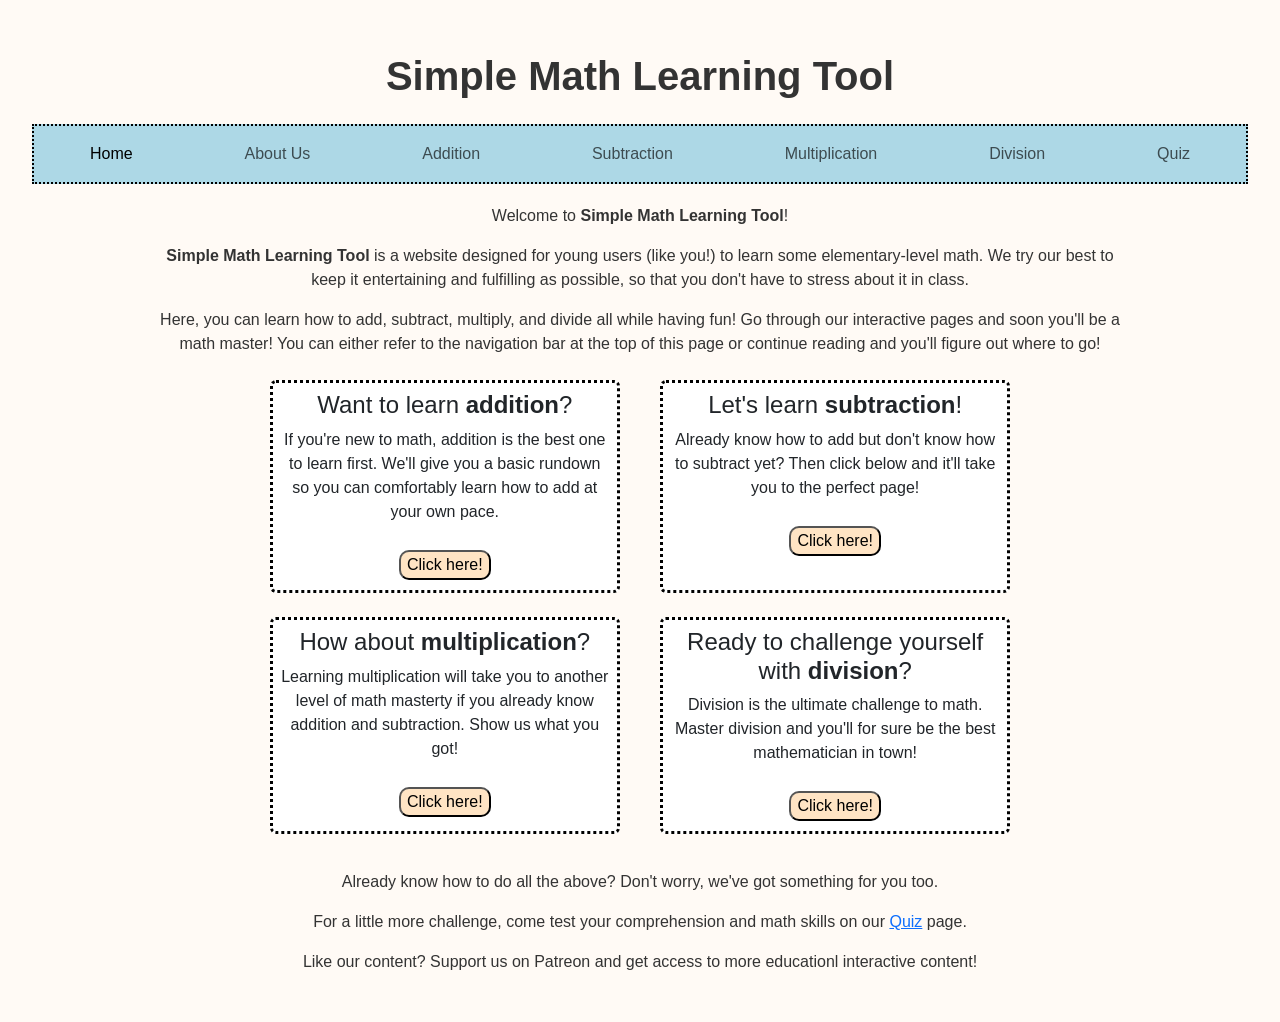
<file: index.html>
<!DOCTYPE html>
<html>
<head>
    <meta charset="UTF-8">
    <meta name="viewport" content="width=device-width, initial-scale=1.0">
    <link href="https://cdn.jsdelivr.net/npm/bootstrap@5.3.3/dist/css/bootstrap.min.css" rel="stylesheet" integrity="sha384-QWTKZyjpPEjISv5WaRU9OFeRpok6YctnYmDr5pNlyT2bRjXh0JMhjY6hW+ALEwIH" crossorigin="anonymous">
    <link href="styles.css" rel="stylesheet"/>
    <title>Homepage</title>
</head>
<body class="home-page">
   <header>
        <h1 id="webTitle">Simple Math Learning Tool</h1>
        <nav class="navbar navbar-expand-md">
            <ul class="navbar-nav">
                <li class="nav-item">
                    <a class="nav-link active" href="index.html">Home</a>
                </li class="nav-item">
                <li class="nav-item">
                    <a class="nav-link" href="aboutus.html">About Us</a>
                </li class="nav-item">
                <li class="nav-item">
                    <a class="nav-link" href="addition.html">Addition</a>
                </li>
                <li class="nav-item">
                    <a class="nav-link" href="subtraction.html">Subtraction</a>
                </li class="nav-item">
                <li class="nav-item">
                    <a class="nav-link" href="multiplication.html">Multiplication</a>
                </li class="nav-item">
                <li class="nav-item">
                    <a class="nav-link" href="division.html">Division</a>
                </li class="nav-item">
                <li class="nav-item">
                    <a class="nav-link" href="quiz.html">Quiz</a>
                </li class="nav-item">
            </ul>
        </nav> 
    </header> 
    <div class="container">
        <p>Welcome to <strong>Simple Math Learning Tool</strong>!</p>
    <p><strong>Simple Math Learning Tool</strong> is a website designed for young users (like you!) to learn some elementary-level math.
    We try our best to keep it entertaining and fulfilling as possible, so that you don't have to stress about it in class.</p>
    <p>Here, you can learn how to add, subtract, multiply, and divide all while having fun! 
        Go through our interactive pages and soon you'll be a math master! You can either refer to the navigation bar at the top of this page
    or continue reading and you'll figure out where to go!</p>
    <div class="container-fluid">
        <div class="row">
            <div class="col-12 col-md-6 col-lg-6">
                <div class="card m-2 p-2">
                    <h4>Want to learn <b>addition</b>?</h4>
                    <p>If you're new to math, addition is the best one to learn first. 
                        We'll give you a basic rundown so you can comfortably learn how to add at your own pace.</p>
                    <button onClick="window.location.href='addition.html';">Click here!</button>
                </div>
            </div>
            <div class="col-12 col-md-6 col-lg-6">
                <div class="card m-2 p-2">
                    <h4>Let's learn <b>subtraction</b>!</h4>
                    <p>Already know how to add but don't know how to subtract yet?
                        Then click below and it'll take you to the perfect page!</p>
                    <button onClick="window.location.href='subtraction.html';">Click here!</button>
                </div>
            </div>
             <div class="col-12 col-md-6 col-lg-6">
                <div class="card m-2 p-2">
                    <h4>How about <b>multiplication</b>?</h4>
                    <p>Learning multiplication will take you to another level of math masterty if you already know addition and subtraction.
                        Show us what you got!</p>
                    <button onClick="window.location.href='multiplication.html';">Click here!</button>
                </div>
             </div>  
             <div class="col-12 col-md-6 col-lg-6">
                <div class="card m-2 p-2">
                    <h4>Ready to challenge yourself with <b>division</b>?</h4>
                    <p>Division is the ultimate challenge to math. 
                        Master division and you'll for sure be the best mathematician in town!
                    </p>
                    <button onClick="window.location.href='division.html';">Click here!</button>
                </div>
             </div>
        </div>
    </div> 
    <p>Already know how to do all the above? Don't worry, we've got something for you too.</p>
    <aside>
        <p>For a little more challenge, come test your comprehension and math skills on our <a href="quiz.html">Quiz</a> page.</p>
    </aside>
    <p>Like our content? Support us on Patreon and get access to more educationl interactive content!</p>
    </div>


</body>
</html>
</file>
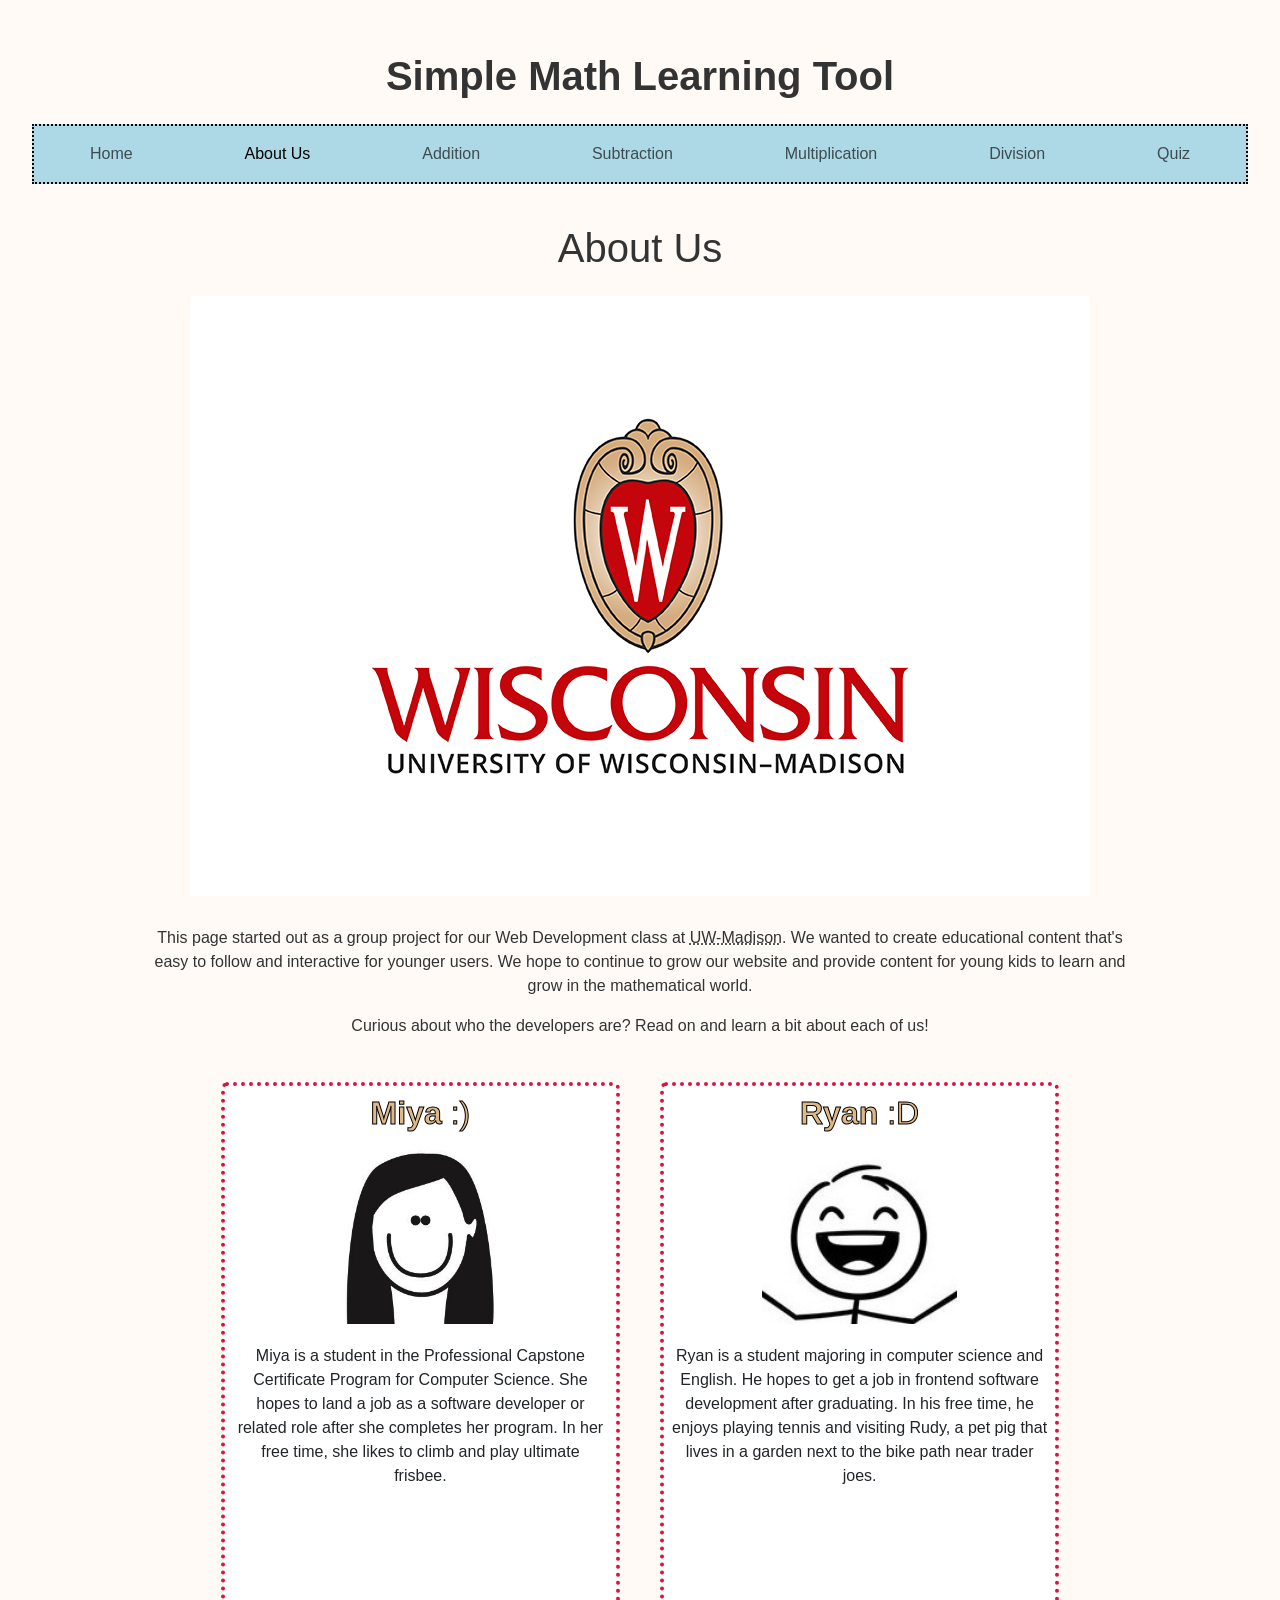
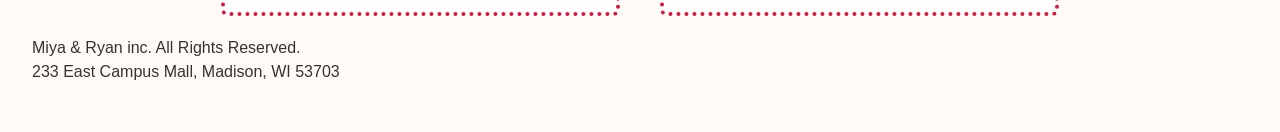
<file: aboutus.html>
<!DOCTYPE html>
<html>
<head>
    <meta charset="UTF-8">
    <meta name="viewport" content="width=device-width, initial-scale=1.0">
    <link href="https://cdn.jsdelivr.net/npm/bootstrap@5.3.3/dist/css/bootstrap.min.css" rel="stylesheet" integrity="sha384-QWTKZyjpPEjISv5WaRU9OFeRpok6YctnYmDr5pNlyT2bRjXh0JMhjY6hW+ALEwIH" crossorigin="anonymous">
    <link href="styles.css" rel="stylesheet"/>
    <title>Abous Us</title>
</head>
<body class="about-page">
    <header>
        <h1 id="webTitle">Simple Math Learning Tool</h1>
        <nav class="navbar navbar-expand-md">
                <ul class="navbar-nav">
                    <li class="nav-item">
                        <a class="nav-link" href="index.html">Home</a>
                    </li class="nav-item">
                    <li class="nav-item">
                        <a class="nav-link active" href="aboutus.html">About Us</a>
                    </li class="nav-item">
                    <li class="nav-item">
                        <a class="nav-link" href="addition.html">Addition</a>
                    </li>
                    <li class="nav-item">
                        <a class="nav-link" href="subtraction.html">Subtraction</a>
                    </li class="nav-item">
                    <li class="nav-item">
                        <a class="nav-link" href="multiplication.html">Multiplication</a>
                    </li class="nav-item">
                    <li class="nav-item">
                        <a class="nav-link" href="division.html">Division</a>
                    </li class="nav-item">
                    <li class="nav-item">
                        <a class="nav-link" href="quiz.html">Quiz</a>
                    </li class="nav-item">
                </ul>
            </nav>
    </header>
    <div class="container">
        <h1>About Us</h1>
    <img id="top-image" src="uwmadison.png" alt="UW Madision Logo">
    <p>
        This page started out as a group project for our Web Development class at <abbr title="University of Wisconsin-Madison">UW-Madison</abbr>.
        We wanted to create educational content that's easy to follow and interactive for younger users.
        We hope to continue to grow our website and provide content for young kids to learn and grow in the mathematical world.    
    </p>
    <p>
        Curious about who the developers are? 
        Read on and learn a bit about each of us!
    </p>
    <div class="container-fluid">
        <div class="row">
            <div class="col-12 col-md-6 col-lg-6">
                <div class="card m-2 p-2">
                    <h2><b>Miya</b> :)</h2>
                    <img id="portrait" src="miya.jpg" alt="Miya">
                    <p>Miya is a student in the Professional Capstone Certificate Program for Computer Science.
                        She hopes to land a job as a software developer or related role after she completes her program.
                        In her free time, she likes to climb and play ultimate frisbee. 
                    </p>
                </div>
            </div>
            <div class="col-12 col-md-6 col-lg-6">
                <div class="card m-2 p-2">
                    <h2><b>Ryan</b> :D</h2>
                    <img id="portrait" src="ryan.jpg" alt="Ryan">
                    <p>
                        Ryan is a student majoring in computer science and English. He hopes to get a job in frontend software development after graduating. 
                        In his free time, he enjoys playing tennis and visiting Rudy, a pet pig that lives in a garden next to the bike path near trader joes.
                    </p>
                </div>
            </div>
        </div>
    </div>
    </div>
    <footer>
        Miya & Ryan inc. All Rights Reserved.
        <Address>
            233 East Campus Mall, Madison, WI 53703
        </Address>
    </footer>
</body>
</html>
</file>
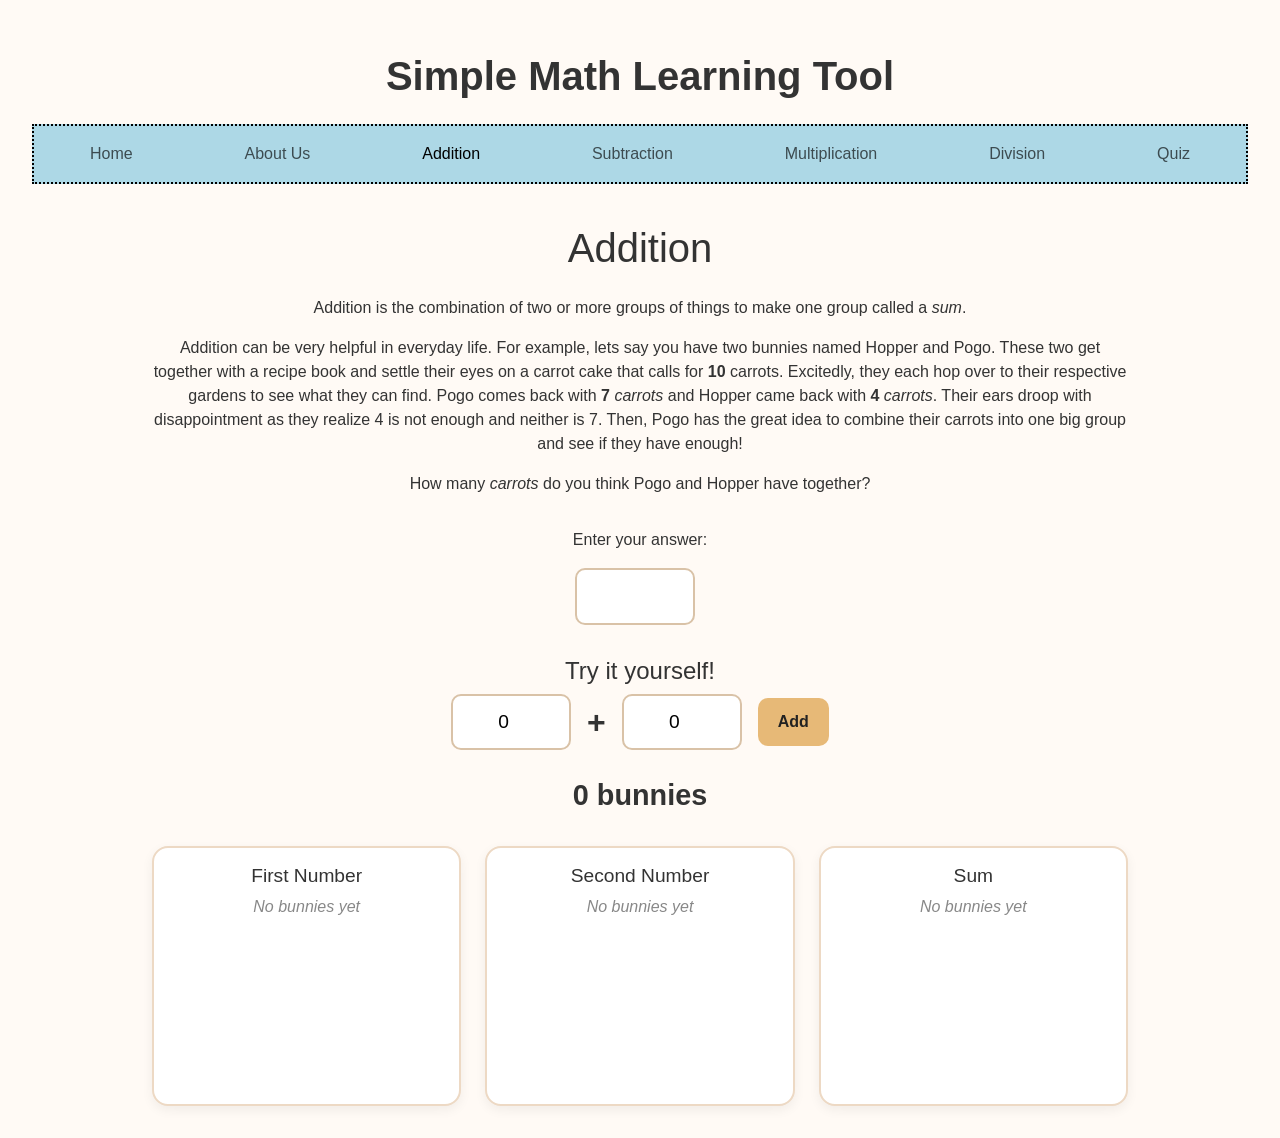
<file: addition.html>
<!DOCTYPE html>
<html lang="en">
<head>
  <meta charset="UTF-8" />
  <meta name="viewport" content="width=device-width, initial-scale=1.0" />
  <link href="https://cdn.jsdelivr.net/npm/bootstrap@5.3.3/dist/css/bootstrap.min.css" rel="stylesheet" integrity="sha384-QWTKZyjpPEjISv5WaRU9OFeRpok6YctnYmDr5pNlyT2bRjXh0JMhjY6hW+ALEwIH" crossorigin="anonymous">
  <link href="styles.css" rel="stylesheet"/>
  <title>Addition</title>
</head>
<body class="math-page">
  <header>
    <h1 id="webTitle">Simple Math Learning Tool</h1>
    <nav class="navbar navbar-expand-md">
          <ul class="navbar-nav">
              <li class="nav-item">
                  <a class="nav-link" href="index.html">Home</a>
              </li class="nav-item">
              <li class="nav-item">
                    <a class="nav-link" href="aboutus.html">About Us</a>
                </li class="nav-item">
              <li class="nav-item">
                  <a class="nav-link active" href="addition.html">Addition</a>
              </li>
              <li class="nav-item">
                  <a class="nav-link" href="subtraction.html">Subtraction</a>
              </li class="nav-item">
              <li class="nav-item">
                  <a class="nav-link" href="multiplication.html">Multiplication</a>
              </li class="nav-item">
              <li class="nav-item">
                  <a class="nav-link" href="division.html">Division</a>
              </li class="nav-item">
              <li class="nav-item">
                    <a class="nav-link" href="quiz.html">Quiz</a>
              </li class="nav-item">
          </ul>
    </nav>
  </header>
  <div class="container">
    <h1>Addition</h1>
    <p>Addition is the combination of two or more groups of things to make one group called a <em>sum</em>.</p>
    <p>Addition can be very helpful in everyday life. For example, lets say you have two bunnies named Hopper and Pogo. 
        These two get together with a recipe book and settle their eyes on a carrot cake that calls for <b>10</b> carrots.
        Excitedly, they each hop over to their respective gardens to see what they can find. Pogo comes back with <b>7</b> <var>carrots</var>
        and Hopper came back with <b>4</b> <var>carrots</var>. Their ears droop with disappointment as they realize 4 is not enough and neither is 7.
        Then, Pogo has the great idea to combine their carrots into one big group and see if they have enough!
        </p>
        <p>How many <var>carrots</var> do you think Pogo and Hopper have together?</p>

    <div class="answer-check">
      <p>Enter your answer:</p>
      <input id="answerInput" type="number" min="0" max="100" step="1" />
      <div class="correct-text" id="correctText"></div>
    </div>

    <h4>Try it yourself!</h4>

    <div class="calculator">
      <input id="num1" type="number" min="0" max="100" step="1" value="0" />
      <div class="plus">+</div>
      <input id="num2" type="number" min="0" max="100" step="1" value="0" />
      <button id="addBtn">Add</button>
    </div>

    <div class="sum-text" id="sumText">0 bunnies</div>

    <div class="columns">
      <div class="column">
        <h2>First Number</h2>
        <div class="bunny-grid" id="bunnies1"></div>
      </div>

      <div class="column">
        <h2>Second Number</h2>
        <div class="bunny-grid" id="bunnies2"></div>
      </div>

      <div class="column">
        <h2>Sum</h2>
        <div class="bunny-grid" id="bunniesSum"></div>
      </div>
    </div>
  </div>

  <script>
    const num1Input = document.getElementById('num1');
    const num2Input = document.getElementById('num2');
    const addBtn = document.getElementById('addBtn');
    const sumText = document.getElementById('sumText');
    const bunnies1 = document.getElementById('bunnies1');
    const bunnies2 = document.getElementById('bunnies2');
    const bunniesSum = document.getElementById('bunniesSum');
    const answerInput = document.getElementById('answerInput');
    const correctText = document.getElementById('correctText');

    const bunnySrc = 'bunny.png';

    //keep numbers in a range the page can draw
    function sanitizeNumber(value) {
      const num = parseInt(value, 10);
      if (isNaN(num) || num < 0) {
        return 0;
      }
      if (num > 100) {
        return 100;
      }
      return num;
    }

    //redraw the picture grid for the current amount
    function renderBunnies(container, amount) {
      container.innerHTML = '';

      if (amount === 0) {
        container.innerHTML = '<div class="empty-text">No bunnies yet</div>';
        return;
      }

      for (let i = 0; i < amount; i++) {
        const img = document.createElement('img');
        img.src = bunnySrc;
        img.alt = 'Bunny';
        container.appendChild(img);
      }
    }

    function updateInputColumns() {
      const num1 = sanitizeNumber(num1Input.value);
      const num2 = sanitizeNumber(num2Input.value);
      num1Input.value = num1;
      num2Input.value = num2;
      renderBunnies(bunnies1, num1);
      renderBunnies(bunnies2, num2);
    }

    function handleAdd() {
      const num1 = sanitizeNumber(num1Input.value);
      const num2 = sanitizeNumber(num2Input.value);
      num1Input.value = num1;
      num2Input.value = num2;
      const sum = num1 + num2;

      sumText.textContent = `${sum} bunnies`;
      renderBunnies(bunniesSum, sum);
    }

    function checkAnswer() {
      const rawValue = answerInput.value;

      if (rawValue === '') {
        correctText.textContent = '';
        correctText.className = 'correct-text';
        return;
      }

      const answer = sanitizeNumber(rawValue);
      answerInput.value = answer;

      if (answer === 11) {
        correctText.textContent = 'Correct!';
        correctText.className = 'correct-text correct';
      } else {
        correctText.textContent = 'Try again';
        correctText.className = 'correct-text incorrect';
      }
    }

    //hook up the controls after everything exists
    num1Input.addEventListener('input', updateInputColumns);
    num2Input.addEventListener('input', updateInputColumns);
    addBtn.addEventListener('click', handleAdd);
    answerInput.addEventListener('input', checkAnswer);

    updateInputColumns();
    renderBunnies(bunniesSum, 0);
  </script>
</body>
</html>
</file>
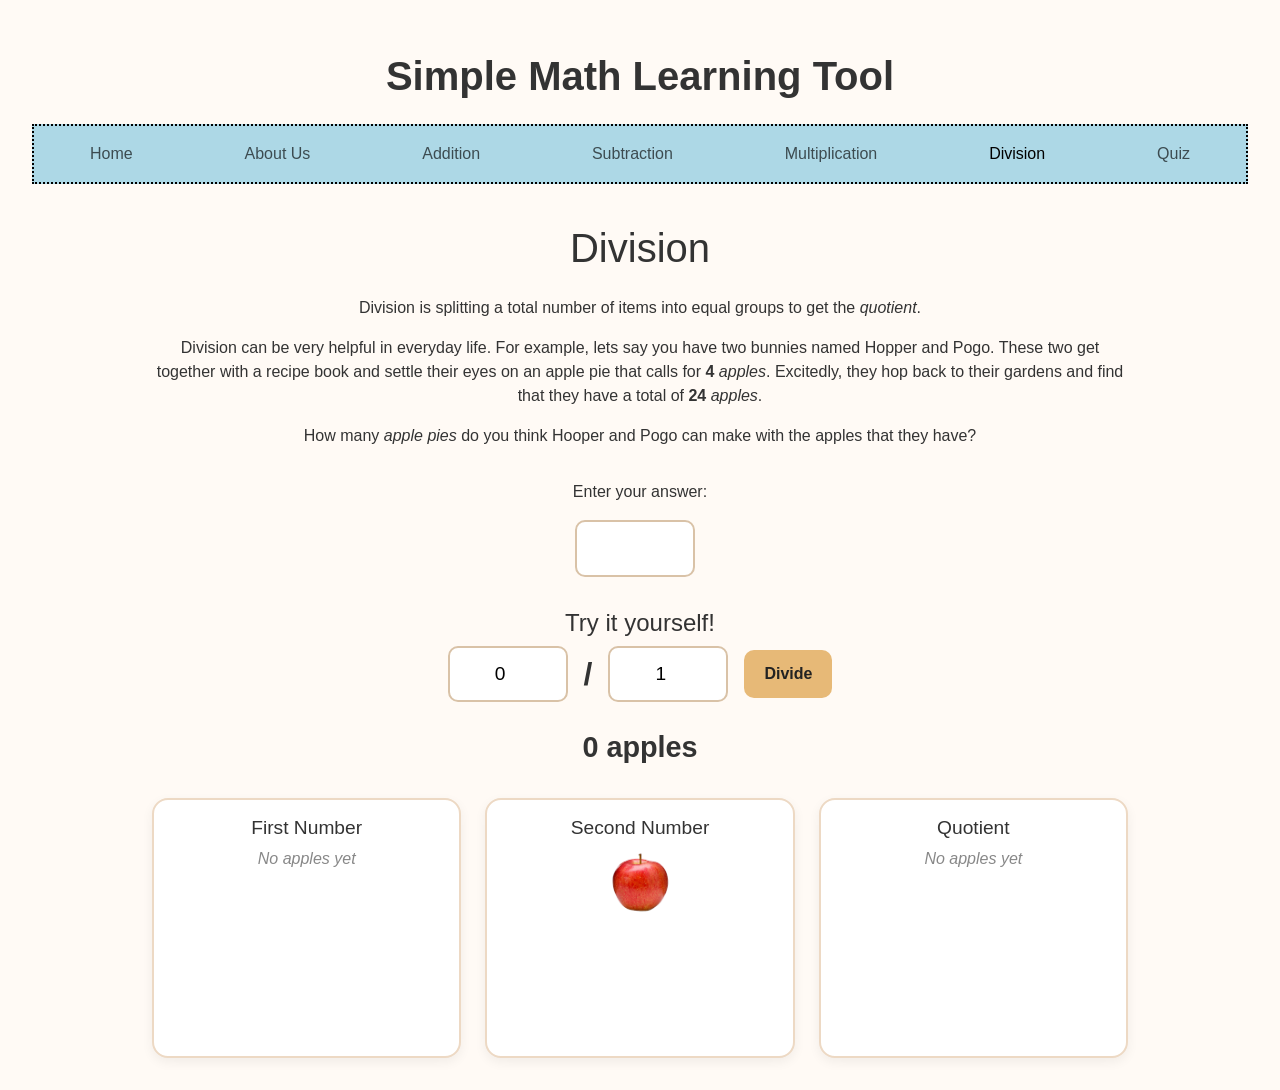
<file: division.html>
<!DOCTYPE html>
<html>
<head>
    <meta charset="UTF-8">
    <meta name="viewport" content="width=device-width, initial-scale=1.0">
    <link href="https://cdn.jsdelivr.net/npm/bootstrap@5.3.3/dist/css/bootstrap.min.css" rel="stylesheet" integrity="sha384-QWTKZyjpPEjISv5WaRU9OFeRpok6YctnYmDr5pNlyT2bRjXh0JMhjY6hW+ALEwIH" crossorigin="anonymous">
    <link href="styles.css" rel="stylesheet"/>
    <title>Division</title>
</head>
<body class="math-page">
    <header>
        <h1 id="webTitle">Simple Math Learning Tool</h1>
        <nav class="navbar navbar-expand-md">
                <ul class="navbar-nav">
                    <li class="nav-item">
                        <a class="nav-link" href="index.html">Home</a>
                    </li class="nav-item">
                    <li class="nav-item">
                        <a class="nav-link" href="aboutus.html">About Us</a>
                    </li class="nav-item">
                    <li class="nav-item">
                        <a class="nav-link" href="addition.html">Addition</a>
                    </li>
                    <li class="nav-item">
                        <a class="nav-link" href="subtraction.html">Subtraction</a>
                    </li class="nav-item">
                    <li class="nav-item">
                        <a class="nav-link" href="multiplication.html">Multiplication</a>
                    </li class="nav-item">
                    <li class="nav-item">
                        <a class="nav-link active" href="division.html">Division</a>
                    </li class="nav-item">
                    <li class="nav-item">
                        <a class="nav-link" href="quiz.html">Quiz</a>
                    </li class="nav-item">
                </ul>
            </nav>
    </header>
    <div class="container">
    <h1>Division</h1>
    <p>Division is splitting a total number of items into equal groups to get the <em>quotient</em>.</p>
    <p>Division can be very helpful in everyday life. For example, lets say you have two bunnies named Hopper and Pogo.
        These two get together with a recipe book and settle their eyes on an apple pie that calls for <b>4</b> <var>apples</var>.
        Excitedly, they hop back to their gardens and find that they have a total of <b>24</b> <var>apples</var>.
        </p>
        <p>How many <var>apple pies</var> do you think Hooper and Pogo can make with the apples that they have?</p>

    <div class="answer-check">
      <p>Enter your answer:</p>
      <input id="answerInput" type="number" min="0" max="100" step="1" />
      <div class="correct-text" id="correctText"></div>
    </div>

    <h4>Try it yourself!</h4>

    <div class="calculator">
      <input id="num1" type="number" min="0" max="100" step="1" value="0" />
      <div class="plus">/</div>
      <input id="num2" type="number" min="1" max="100" step="1" value="1" />
      <button id="addBtn">Divide</button>
    </div>

    <div class="sum-text" id="sumText">0 apples</div>

    <div class="columns">
      <div class="column">
        <h2>First Number</h2>
        <div class="bunny-grid" id="bunnies1"></div>
      </div>

      <div class="column">
        <h2>Second Number</h2>
        <div class="bunny-grid" id="bunnies2"></div>
      </div>

      <div class="column">
        <h2>Quotient</h2>
        <div class="bunny-grid" id="bunniesSum"></div>
      </div>
    </div>
  </div>

  <script>
    const num1Input = document.getElementById('num1');
    const num2Input = document.getElementById('num2');
    const addBtn = document.getElementById('addBtn');
    const sumText = document.getElementById('sumText');
    const bunnies1 = document.getElementById('bunnies1');
    const bunnies2 = document.getElementById('bunnies2');
    const bunniesSum = document.getElementById('bunniesSum');
    const answerInput = document.getElementById('answerInput');
    const correctText = document.getElementById('correctText');

    const bunnySrc = 'apple.png';

    //keep numbers in a range the page can draw
    function sanitizeNumber(value) {
      const num = parseInt(value, 10);
      if (isNaN(num) || num < 0) {
        return 0;
      }
      if (num > 100) {
        return 100;
      }
      return num;
    }

    //redraw the picture grid for the current amount
    function renderBunnies(container, amount) {
      container.innerHTML = '';

      if (amount === 0) {
        container.innerHTML = '<div class="empty-text">No apples yet</div>';
        return;
      }

      for (let i = 0; i < amount; i++) {
        const img = document.createElement('img');
        img.src = bunnySrc;
        img.alt = 'Apple';
        container.appendChild(img);
      }
    }

    function updateInputColumns() {
      const num1 = sanitizeNumber(num1Input.value);
      const num2 = sanitizeNumber(num2Input.value);
      num1Input.value = num1;
      num2Input.value = num2;
      renderBunnies(bunnies1, num1);
      renderBunnies(bunnies2, num2);
    }

    function handleAdd() {
      const num1 = sanitizeNumber(num1Input.value);
      const num2 = sanitizeNumber(num2Input.value);
      num1Input.value = num1;
      num2Input.value = num2;
      const sum = num1 / num2;

      sumText.textContent = `${sum} apples`;
      renderBunnies(bunniesSum, sum);
    }

    function checkAnswer() {
      const rawValue = answerInput.value;

      if (rawValue === '') {
        correctText.textContent = '';
        correctText.className = 'correct-text';
        return;
      }

      const answer = sanitizeNumber(rawValue);
      answerInput.value = answer;

      if (answer === 6) {
        correctText.textContent = 'Correct!';
        correctText.className = 'correct-text correct';
      } else {
        correctText.textContent = 'Try again';
        correctText.className = 'correct-text incorrect';
      }
    }

    //hook up the controls after everything exists
    num1Input.addEventListener('input', updateInputColumns);
    num2Input.addEventListener('input', updateInputColumns);
    addBtn.addEventListener('click', handleAdd);
    answerInput.addEventListener('input', checkAnswer);

    updateInputColumns();
    renderBunnies(bunniesSum, 0);
  </script>   
</body>
</html>
</file>
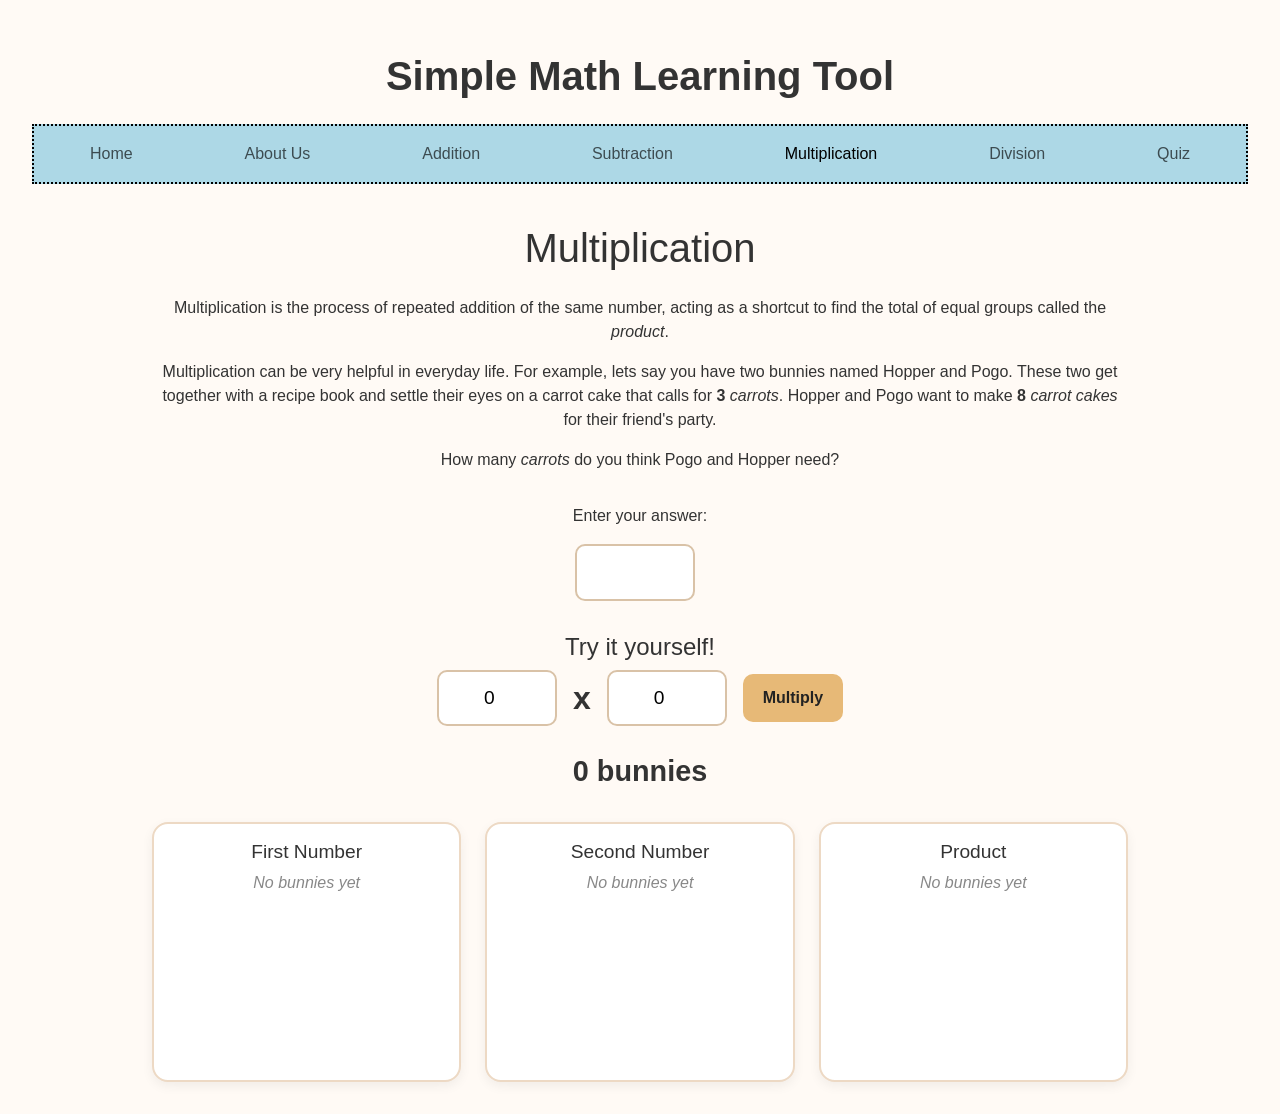
<file: multiplication.html>
<!DOCTYPE html>
<html>
<head>
    <meta charset="UTF-8">
    <meta name="viewport" content="width=device-width, initial-scale=1.0">
    <link href="https://cdn.jsdelivr.net/npm/bootstrap@5.3.3/dist/css/bootstrap.min.css" rel="stylesheet" integrity="sha384-QWTKZyjpPEjISv5WaRU9OFeRpok6YctnYmDr5pNlyT2bRjXh0JMhjY6hW+ALEwIH" crossorigin="anonymous">
    <link href="styles.css" rel="stylesheet"/>
    <title>Multiplication</title>
</head>
<body class="math-page">
    <header>
        <h1 id="webTitle">Simple Math Learning Tool</h1>
        <nav class="navbar navbar-expand-md">
            <ul class="navbar-nav">
                <li class="nav-item">
                    <a class="nav-link" href="index.html">Home</a>
                </li class="nav-item">
                <li class="nav-item">
                    <a class="nav-link" href="aboutus.html">About Us</a>
                </li class="nav-item">
                <li class="nav-item">
                    <a class="nav-link" href="addition.html">Addition</a>
                </li>
                <li class="nav-item">
                    <a class="nav-link" href="subtraction.html">Subtraction</a>
                </li class="nav-item">
                <li class="nav-item">
                    <a class="nav-link active" href="multiplication.html">Multiplication</a>
                </li class="nav-item">
                <li class="nav-item">
                    <a class="nav-link" href="division.html">Division</a>
                </li class="nav-item">
                <li class="nav-item">
                    <a class="nav-link" href="quiz.html">Quiz</a>
                </li class="nav-item">
            </ul>
        </nav>
    </header>
    <div class="container">
        <h1>Multiplication</h1>
        <p>Multiplication is the process of repeated addition of the same number,
          acting as a shortcut to find the total of equal groups called the <em>product</em>.</p>
        <p>Multiplication can be very helpful in everyday life. For example, lets say you have two bunnies named Hopper and Pogo.
        These two get together with a recipe book and settle their eyes on a carrot cake that calls for <b>3</b> <var>carrots</var>.
        Hopper and Pogo want to make <b>8</b> <var>carrot cakes</var> for their friend's party.
        </p>
            </p>
            <p>How many <var>carrots</var> do you think Pogo and Hopper need?</p>
    
        <div class="answer-check">
          <p>Enter your answer:</p>
          <input id="answerInput" type="number" min="0" max="100" step="1" />
          <div class="correct-text" id="correctText"></div>
    </div>

    <h4>Try it yourself!</h4>

    <div class="calculator">
      <input id="num1" type="number" min="0" max="100" step="1" value="0" />
      <div class="multiply">x</div>
      <input id="num2" type="number" min="0" max="100" step="1" value="0" />
      <button id="addBtn">Multiply</button>
    </div>

    <div class="sum-text" id="sumText">0 bunnies</div>

    <div class="columns">
      <div class="column">
        <h2>First Number</h2>
        <div class="bunny-grid" id="bunnies1"></div>
      </div>

      <div class="column">
        <h2>Second Number</h2>
        <div class="bunny-grid" id="bunnies2"></div>
      </div>

      <div class="column">
        <h2>Product</h2>
        <div class="bunny-grid" id="bunniesSum"></div>
      </div>
    </div>
  </div>

  <script>
    const num1Input = document.getElementById('num1');
    const num2Input = document.getElementById('num2');
    const addBtn = document.getElementById('addBtn');
    const sumText = document.getElementById('sumText');
    const bunnies1 = document.getElementById('bunnies1');
    const bunnies2 = document.getElementById('bunnies2');
    const bunniesSum = document.getElementById('bunniesSum');
    const answerInput = document.getElementById('answerInput');
    const correctText = document.getElementById('correctText');

    const bunnySrc = 'bunny.png';

    //keep numbers in a range the page can draw
    function sanitizeNumber(value) {
      const num = parseInt(value, 10);
      if (isNaN(num) || num < 0) {
        return 0;
      }
      if (num > 100) {
        return 100;
      }
      return num;
    }

    //redraw the picture grid for the current amount
    function renderBunnies(container, amount) {
      container.innerHTML = '';

      if (amount === 0) {
        container.innerHTML = '<div class="empty-text">No bunnies yet</div>';
        return;
      }

      for (let i = 0; i < amount; i++) {
        const img = document.createElement('img');
        img.src = bunnySrc;
        img.alt = 'Bunny';
        container.appendChild(img);
      }
    }

    function updateInputColumns() {
      const num1 = sanitizeNumber(num1Input.value);
      const num2 = sanitizeNumber(num2Input.value);
      num1Input.value = num1;
      num2Input.value = num2;
      renderBunnies(bunnies1, num1);
      renderBunnies(bunnies2, num2);
    }

    function handleAdd() {
      const num1 = sanitizeNumber(num1Input.value);
      const num2 = sanitizeNumber(num2Input.value);
      num1Input.value = num1;
      num2Input.value = num2;
      const sum = num1 * num2;

      sumText.textContent = `${sum} bunnies`;
      renderBunnies(bunniesSum, sum);
    }

    function checkAnswer() {
      const rawValue = answerInput.value;

      if (rawValue === '') {
        correctText.textContent = '';
        correctText.className = 'correct-text';
        return;
      }

      const answer = sanitizeNumber(rawValue);
      answerInput.value = answer;

      if (answer === 24) {
        correctText.textContent = 'Correct!';
        correctText.className = 'correct-text correct';
      } else {
        correctText.textContent = 'Try again';
        correctText.className = 'correct-text incorrect';
      }
    }

    //hook up the controls after everything exists
    num1Input.addEventListener('input', updateInputColumns);
    num2Input.addEventListener('input', updateInputColumns);
    addBtn.addEventListener('click', handleAdd);
    answerInput.addEventListener('input', checkAnswer);

    updateInputColumns();
    renderBunnies(bunniesSum, 0);
  </script>
</body>
</html>
</file>
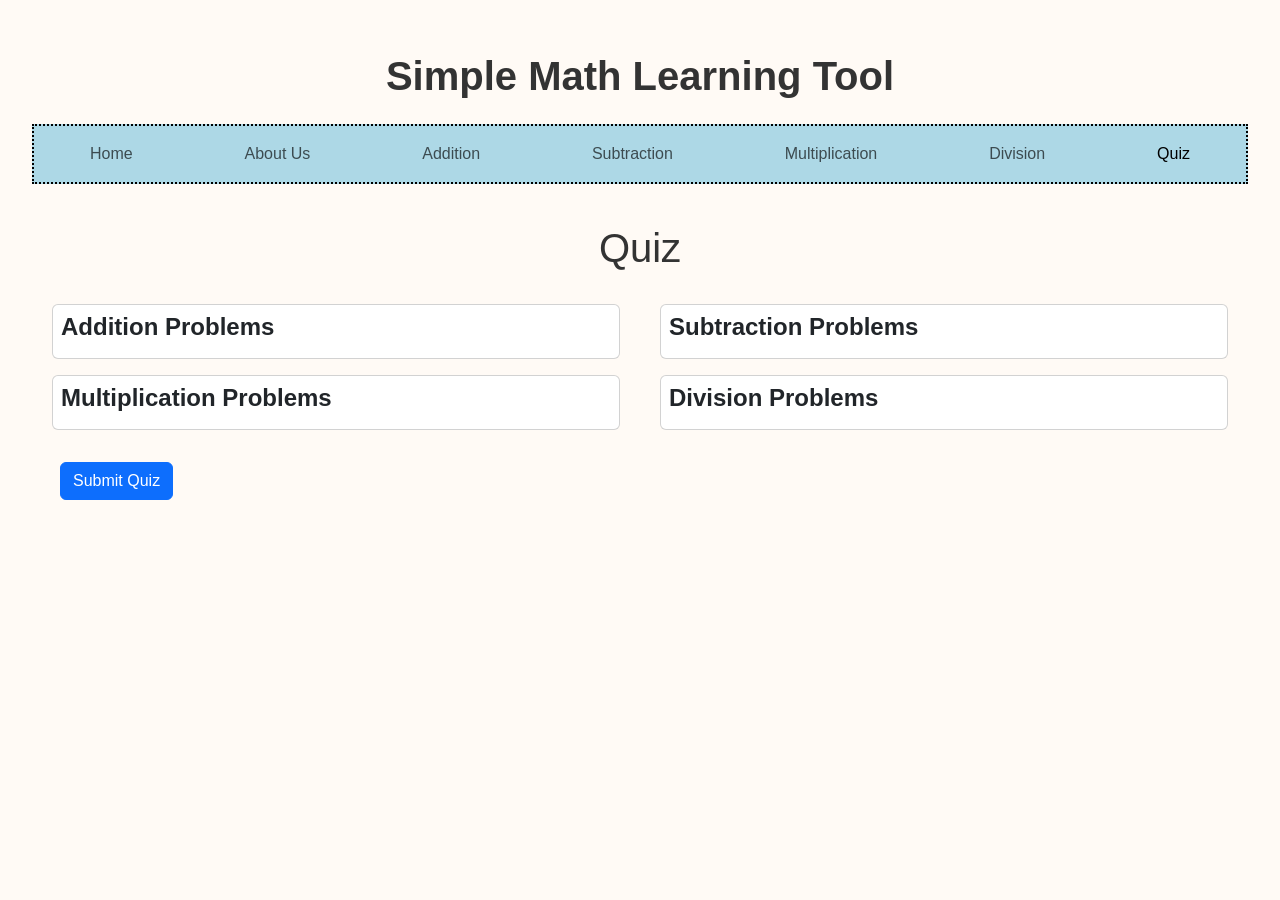
<file: quiz.html>
<!DOCTYPE html>
<html>
<head>
    <meta charset="UTF-8">
    <meta name="viewport" content="width=device-width, initial-scale=1.0">
    <link href="https://cdn.jsdelivr.net/npm/bootstrap@5.3.3/dist/css/bootstrap.min.css" rel="stylesheet" integrity="sha384-QWTKZyjpPEjISv5WaRU9OFeRpok6YctnYmDr5pNlyT2bRjXh0JMhjY6hW+ALEwIH" crossorigin="anonymous">
    <link href="styles.css" rel="stylesheet"/>
    <title>Quiz</title>
</head>
<body>
    <header>
        <h1 id="webTitle">Simple Math Learning Tool</h1>
        <nav class="navbar navbar-expand-md">
                <ul class="navbar-nav">
                    <li class="nav-item">
                        <a class="nav-link" href="index.html">Home</a>
                    </li class="nav-item">
                    <li class="nav-item">
                        <a class="nav-link" href="aboutus.html">About Us</a>
                    </li class="nav-item">
                    <li class="nav-item">
                        <a class="nav-link" href="addition.html">Addition</a>
                    </li>
                    <li class="nav-item">
                        <a class="nav-link" href="subtraction.html">Subtraction</a>
                    </li class="nav-item">
                    <li class="nav-item">
                        <a class="nav-link" href="multiplication.html">Multiplication</a>
                    </li class="nav-item">
                    <li class="nav-item">
                        <a class="nav-link" href="division.html">Division</a>
                    </li class="nav-item">
                    <li class="nav-item">
                        <a class="nav-link active" href="quiz.html">Quiz</a>
                    </li class="nav-item">
                </ul>
            </nav>
    </header>   
    <h1>Quiz</h1>
    <p></p>
    <div class="container-fluid">
        <div class="row">
            <div class="col-12 col-md-6 col-lg-6">
                <div id="addCard" class="card m-2 p-2">
                    <h4><b>Addition Problems</b></h4>
                </div>
            </div>
            <div class="col-12 col-md-6 col-lg-6">
                <div id="subCard" class="card m-2 p-2">
                    <h4><b>Subtraction Problems</b></h4>
                </div>
            </div>
            <div class="col-12 col-md-6 col-lg-6">
                <div id="multiCard" class="card m-2 p-2">
                    <h4><b>Multiplication Problems</b></h4>
                </div>
            </div>
            <div class="col-12 col-md-6 col-lg-6">
                <div id="divCard" class="card m-2 p-2">
                    <h4><b>Division Problems</b></h4>
                </div>
            </div>
        </div>
        <div class="m-2 p-2">
            <h3 id="finalScore"></h3>
            <button id="submitQuiz" class="btn btn-primary" type="button">Submit Quiz</button>
        </div>
    </div>        
    <script>
        let quizQuestions = [];
        const answerNodes = [];
        const feedbackNodes = [];

        //get the question bank and build the page from it
        fetch("https://raw.githubusercontent.com/CS272-S26/p6/refs/heads/main/questions")
        .then(res => res.json())
        .then(questions => {
            quizQuestions = questions;
            quizQuestions.forEach((q, index) => appendQuestions(q, index));
        })

        document.getElementById("submitQuiz").addEventListener("click", gradeQuiz);

        //put each question in the card that matches its type
        function appendQuestions(q, index) {
            let cardNode = null;

            if (q.type === "addition") {
                cardNode = document.getElementById("addCard");
            } else if (q.type === "subtraction") {
                cardNode = document.getElementById("subCard");
            } else if (q.type === "multiplication") {
                cardNode = document.getElementById("multiCard");
            } else if (q.type === "division") {
                cardNode = document.getElementById("divCard");
            }

            if (cardNode === null) {
                return;
            }

            const problemNode = document.createElement("div");
            problemNode.classList.add("mb-3");

            const questionNode = document.createElement("p");
            questionNode.innerText = q.question;

            const answerNode = document.createElement("input");
            answerNode.classList.add("form-control");
            answerNode.type = "number";
            answerNode.placeholder = "Enter your answer here!";
            answerNode.value = sessionStorage.getItem(`quizAnswer${index}`) || "";

            const feedbackNode = document.createElement("p");
            feedbackNode.classList.add("mt-1");

            //save answers while the user works so reloads do not wipe them
            answerNode.addEventListener("input", () => {
                sessionStorage.setItem(`quizAnswer${index}`, answerNode.value);
            });

            problemNode.appendChild(questionNode);
            problemNode.appendChild(answerNode);
            problemNode.appendChild(feedbackNode);
            cardNode.appendChild(problemNode);

            answerNodes[index] = answerNode;
            feedbackNodes[index] = feedbackNode;
        }

        //check all saved inputs against the fetched answers
        function gradeQuiz() {
            let score = 0;

            quizQuestions.forEach((q, index) => {
                const userAnswer = answerNodes[index].value.trim();
                const feedbackNode = feedbackNodes[index];

                feedbackNode.classList.remove("text-success", "text-danger");

                if (userAnswer !== "" && Number(userAnswer) === Number(q.answer)) {
                    score++;
                    feedbackNode.innerText = "correct";
                    feedbackNode.classList.add("text-success");
                } else {
                    feedbackNode.innerText = "incorrect";
                    feedbackNode.classList.add("text-danger");
                }
            });

            document.getElementById("finalScore").innerText = `Final Score: ${score}/${quizQuestions.length}`;
        }

    </script>
</body>
</html>
</file>
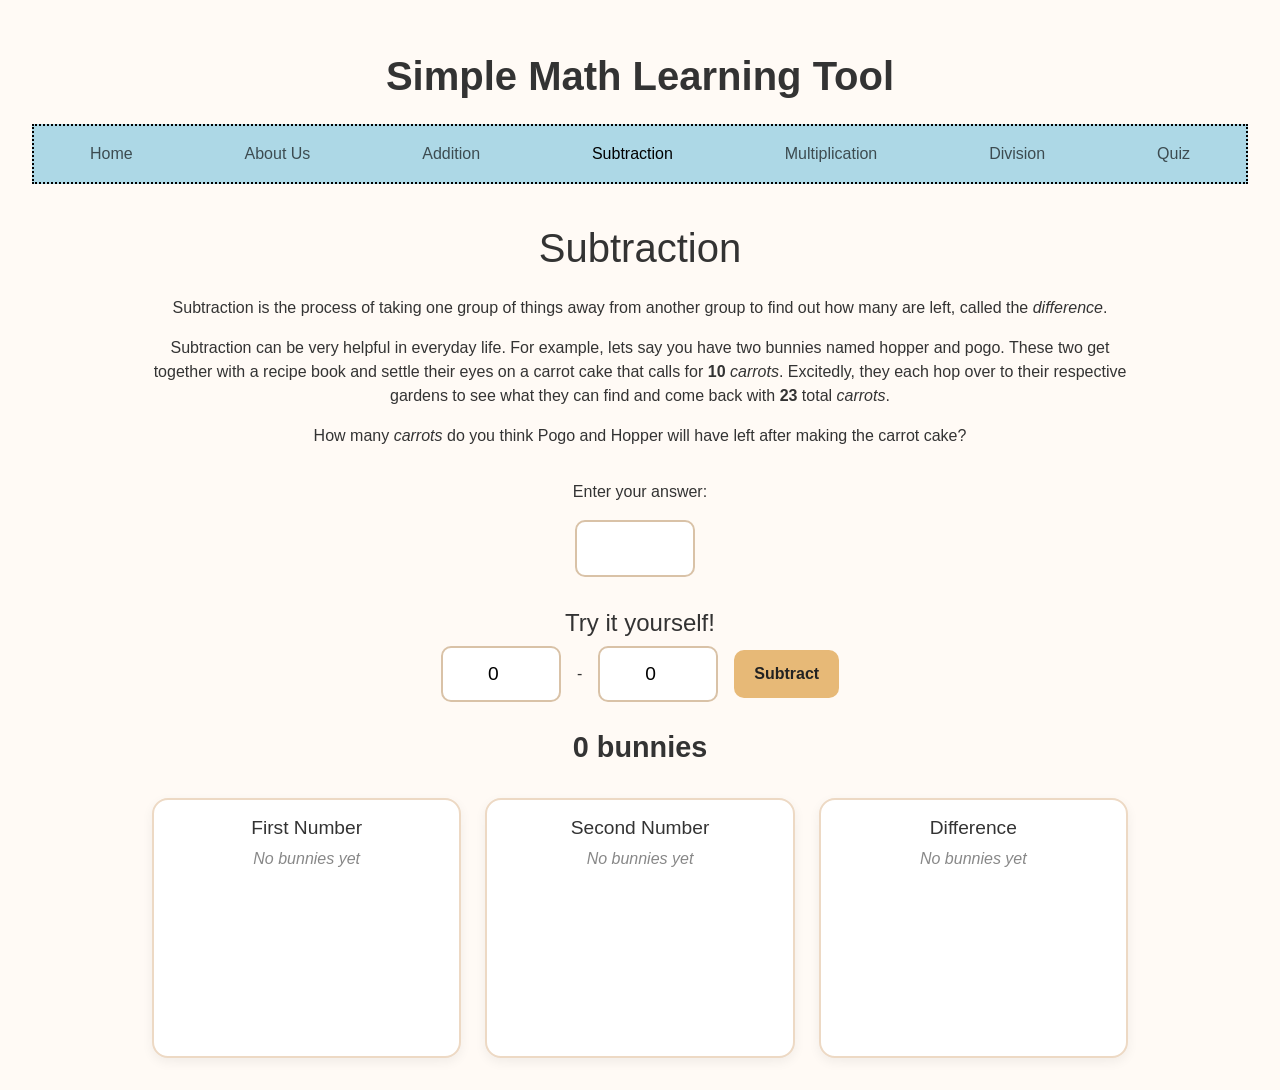
<file: subtraction.html>
<!DOCTYPE html>
<html>
<head>
    <meta charset="UTF-8">
    <meta name="viewport" content="width=device-width, initial-scale=1.0">
    <link href="https://cdn.jsdelivr.net/npm/bootstrap@5.3.3/dist/css/bootstrap.min.css" rel="stylesheet" integrity="sha384-QWTKZyjpPEjISv5WaRU9OFeRpok6YctnYmDr5pNlyT2bRjXh0JMhjY6hW+ALEwIH" crossorigin="anonymous">
    <link href="styles.css" rel="stylesheet"/>
    <title>Subtraction</title>
</head>
<body class="math-page">
    <header>
        <h1 id="webTitle">Simple Math Learning Tool</h1>
        <nav class="navbar navbar-expand-md">
            <ul class="navbar-nav">
                <li class="nav-item">
                    <a class="nav-link" href="index.html">Home</a>
                </li class="nav-item">
                <li class="nav-item">
                    <a class="nav-link" href="aboutus.html">About Us</a>
                </li class="nav-item">
                <li class="nav-item">
                    <a class="nav-link" href="addition.html">Addition</a>
                </li>
                <li class="nav-item">
                    <a class="nav-link active" href="subtraction.html">Subtraction</a>
                </li class="nav-item">
                <li class="nav-item">
                    <a class="nav-link" href="multiplication.html">Multiplication</a>
                </li class="nav-item">
                <li class="nav-item">
                    <a class="nav-link" href="division.html">Division</a>
                </li class="nav-item">
                <li class="nav-item">
                    <a class="nav-link" href="quiz.html">Quiz</a>
                </li class="nav-item">
            </ul>
        </nav>
    </header>
    <div class="container">
    <h1>Subtraction</h1>
    <p>Subtraction is the process of taking one group of things away from another group to find out how many are left, called the <em>difference</em>.</p>
    <p>Subtraction can be very helpful in everyday life. For example, lets say you have two bunnies named hopper and pogo. 
        These two get together with a recipe book and settle their eyes on a carrot cake that calls for <b>10</b> <var>carrots</var>.
        Excitedly, they each hop over to their respective gardens to see what they can find and come back with <b>23</b> total <var>carrots</var>.
        </p>
        <p>How many <var>carrots</var> do you think Pogo and Hopper will have left after making the carrot cake?</p>

    <div class="answer-check">
      <p>Enter your answer:</p>
      <input id="answerInput" type="number" min="0" max="100" step="1" />
      <div class="correct-text" id="correctText"></div>
    </div>

    <h4>Try it yourself!</h4>

    <div class="calculator">
      <input id="num1" type="number" min="0" max="100" step="1" value="0" />
      <div class="minus">-</div>
      <input id="num2" type="number" min="0" max="100" step="1" value="0" />
      <button id="addBtn">Subtract</button>
    </div>

    <div class="sum-text" id="sumText">0 bunnies</div>

    <div class="columns">
      <div class="column">
        <h2>First Number</h2>
        <div class="bunny-grid" id="bunnies1"></div>
      </div>

      <div class="column">
        <h2>Second Number</h2>
        <div class="bunny-grid" id="bunnies2"></div>
      </div>

      <div class="column">
        <h2>Difference</h2>
        <div class="bunny-grid" id="bunniesDifference"></div>
      </div>
    </div>
  </div>

  <script>
    const num1Input = document.getElementById('num1');
    const num2Input = document.getElementById('num2');
    const addBtn = document.getElementById('addBtn');
    const sumText = document.getElementById('sumText');
    const bunnies1 = document.getElementById('bunnies1');
    const bunnies2 = document.getElementById('bunnies2');
    const bunniesDifference = document.getElementById('bunniesDifference');
    const answerInput = document.getElementById('answerInput');
    const correctText = document.getElementById('correctText');

    const bunnySrc = 'bunny.png';

    //keep numbers in a range the page can draw
    function sanitizeNumber(value) {
      const num = parseInt(value, 10);
      if (isNaN(num) || num < 0) {
        return 0;
      }
      if (num > 100) {
        return 100;
      }
      return num;
    }

    //redraw the picture grid for the current amount
    function renderBunnies(container, amount) {
      container.innerHTML = '';

      if (amount === 0) {
        container.innerHTML = '<div class="empty-text">No bunnies yet</div>';
        return;
      }

      for (let i = 0; i < amount; i++) {
        const img = document.createElement('img');
        img.src = bunnySrc;
        img.alt = 'Bunny';
        container.appendChild(img);
      }
    }

    function updateInputColumns() {
      const num1 = sanitizeNumber(num1Input.value);
      const num2 = sanitizeNumber(num2Input.value);
      num1Input.value = num1;
      num2Input.value = num2;
      renderBunnies(bunnies1, num1);
      renderBunnies(bunnies2, num2);
    }

    function handleAdd() {
      const num1 = sanitizeNumber(num1Input.value);
      const num2 = sanitizeNumber(num2Input.value);
      num1Input.value = num1;
      num2Input.value = num2;
      const difference = num1 - num2;

      sumText.textContent = `${difference} bunnies`;
      renderBunnies(bunniesDifference, difference);
    }

    function checkAnswer() {
      const rawValue = answerInput.value;

      if (rawValue === '') {
        correctText.textContent = '';
        correctText.className = 'correct-text';
        return;
      }

      const answer = sanitizeNumber(rawValue);
      answerInput.value = answer;

      if (answer === 13) {
        correctText.textContent = 'Correct!';
        correctText.className = 'correct-text correct';
      } else {
        correctText.textContent = 'Try again';
        correctText.className = 'correct-text incorrect';
      }
    }

    //hook up the controls after everything exists
    num1Input.addEventListener('input', updateInputColumns);
    num2Input.addEventListener('input', updateInputColumns);
    addBtn.addEventListener('click', handleAdd);
    answerInput.addEventListener('input', checkAnswer);

    updateInputColumns();
    renderBunnies(bunniesDifference, 0);
  </script>
</body>
</html>
</file>
<file: styles.css>
* {
    box-sizing: border-box;
}

.navbar {
    background-color:lightblue;
    border-color: black;
    border-style:dotted;
    border-width: 2px;
    justify-content: center; 
    margin-bottom: 20px; 
}

.navbar-nav {
    display: flex;
    flex-direction: row;
    justify-content: space-around;
    width: 100%;
    flex-wrap: wrap;
}

.nav-item:hover{
    font-weight: bold;
    background-color: rgba(255, 255, 255, 0.5);
}

h1 {
    padding-top: 20px;
    margin-bottom: 24px;
    text-align: center;
}

body {
    margin: 0;
    font-family: Arial, sans-serif;
    background: #fffaf5;
    color: #333;
    padding: 32px;
}

#webTitle {
    font-weight: bold;
    text-align: center; 
}

.card {
    position: relative;
}

.home-page .container,
.about-page .container,
.math-page .container {
    max-width: 1000px;
    margin: 0 auto;
    text-align: center;
}

.home-page button {
    border-radius: 10px;
    background-color: bisque;
    display: block;
    margin-left: auto;
    margin-right: auto;
    margin-top: 10px;
    margin-bottom: 10px;
}

.home-page .container-fluid {
    padding-bottom: 20px;
    max-width: 80%;
    height: auto;
}

.home-page .card {
    border-color: black;
    border-style: dotted;
    border-width: 3px;
    height: 90%;
}

.home-page h4 {
    text-align: center;
}

.about-page #top-image {
    max-width: 100%;
    display: block;
    height: auto;
    margin-left: auto;
    margin-right: auto;
    padding-bottom: 30px;
}

.about-page #portrait {
    height: 40%;
    display: block;
    margin-left: auto;
    margin-right: auto;
    padding-bottom: 20px;
    padding-top: 10px;
}

.about-page .container-fluid {
    max-width: 90%;
    height: auto;
    padding-top: 20px;
}

.about-page .card {
    border-color: crimson;
    border-style: dotted;
    border-width: 4px;
    height: 95%;
}

.about-page h2 {
    color: burlywood;
    -webkit-text-stroke: 1px black;
    text-align: center;
}

.math-page h1 {
    margin-bottom: 24px;
}

.math-page .calculator {
    display: flex;
    justify-content: center;
    align-items: center;
    gap: 16px;
    flex-wrap: wrap;
    margin-bottom: 24px;
}

.math-page input[type="number"] {
    width: 120px;
    padding: 12px;
    font-size: 1.2rem;
    text-align: center;
    border: 2px solid #d9c2a7;
    border-radius: 10px;
    background: white;
}

.math-page .plus,
.math-page .multiply {
    font-size: 2rem;
    font-weight: bold;
}

.math-page button {
    padding: 12px 20px;
    font-size: 1rem;
    border: none;
    border-radius: 10px;
    background: #e7b977;
    color: #222;
    cursor: pointer;
    font-weight: bold;
}

.math-page button:hover {
    background: #dca85d;
}

.math-page .sum-text {
    font-size: 1.8rem;
    font-weight: bold;
    margin-bottom: 28px;
}

.math-page .answer-check {
    margin: 32px 0;
}

.math-page .answer-check input {
    margin-right: 10px;
}

.math-page .correct-text {
    margin-top: 12px;
    font-size: 1.4rem;
    font-weight: bold;
}

.math-page .correct {
    color: green;
}

.math-page .incorrect {
    color: red;
}

.math-page .columns {
    display: grid;
    grid-template-columns: repeat(3, 1fr);
    gap: 24px;
    align-items: start;
}

.math-page .column {
    background: white;
    border: 2px solid #edd9c4;
    border-radius: 16px;
    padding: 16px;
    min-height: 260px;
    box-shadow: 0 4px 12px rgba(0, 0, 0, 0.06);
}

.math-page .column h2 {
    margin-top: 0;
    font-size: 1.2rem;
}

.math-page .bunny-grid {
    display: flex;
    flex-wrap: wrap;
    justify-content: center;
    gap: 10px;
}

.math-page .bunny-grid img {
    width: 70px;
    height: 70px;
    object-fit: contain;
}

.math-page .empty-text {
    color: #888;
    font-style: italic;
}

@media (max-width: 800px) {
    .math-page .columns {
        grid-template-columns: 1fr;
    }
}
</file>
